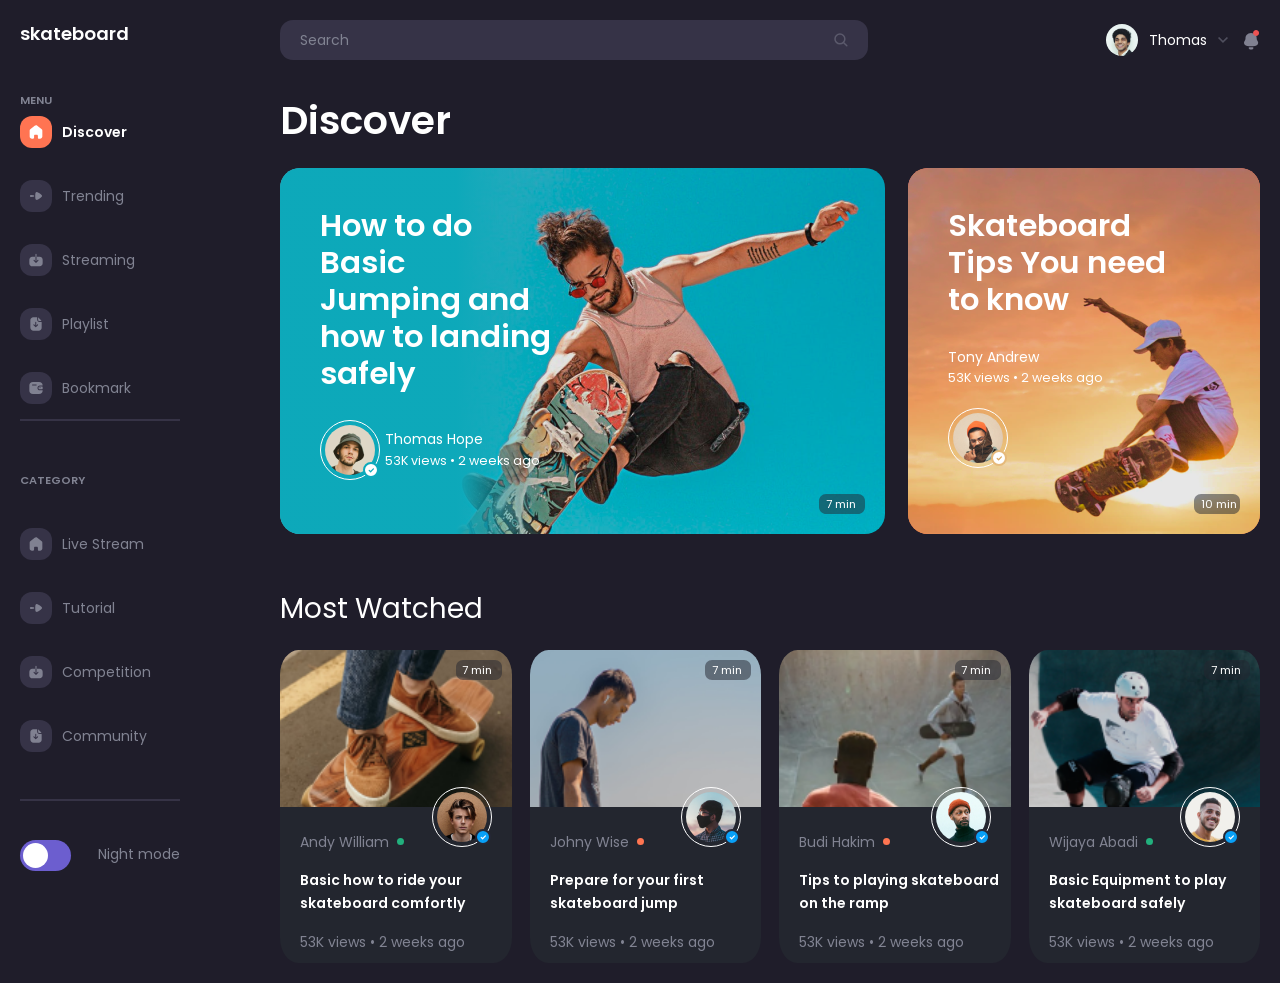
<file: index.html>
<!DOCTYPE html>
<html lang="en">
<head>
    <meta charset="UTF-8">
    <meta name="viewport" content="width=device-width, initial-scale=1.0">
    <title>Document</title>
    <link rel="stylesheet" href="style.css">
    <script src="script.js" defer></script>
</head>
<body id="newTopic">
    <div class="page">
        <!-- <div class="content"> -->
            <div class="sidebar">
                <div class="sidebar__header">
                    <p class="text_title">skateboard</p>
                </div>
                <div class="sidebar__list">
                    <div class="list">
                        <div class="list__header"><p>MENU</p></div>
                        <div class="list__bottom">
                            <ul class="bottom">
                                <li class="bottom_square">
                                    <div class="square highlight">
                                    <svg xmlns="http://www.w3.org/2000/svg" width="16" height="16" viewBox="0 0 16 16" fill="none">
                                    <path d="M6.09299 13.8495V11.811C6.09299 11.2906 6.51792 10.8688 7.04209 10.8688L8.95821 10.8688C9.20993 10.8688 9.45134 10.968 9.62933 11.1447C9.80732 11.3214 9.90731 11.5611 9.90731 11.811V13.8495C9.90572 14.0658 9.99118 14.2738 10.1447 14.4273C10.2983 14.5809 10.5072 14.6672 10.7251 14.6672H12.0324C12.6429 14.6688 13.229 14.4291 13.6612 14.0011C14.0935 13.5731 14.3365 12.9919 14.3365 12.3858V6.57847C14.3365 6.08887 14.1178 5.62445 13.7395 5.31034L9.29248 1.78447C8.51891 1.16627 7.41054 1.18623 6.66006 1.83188L2.31447 5.31034C1.91829 5.61519 1.6815 6.08098 1.6698 6.57847V12.3799C1.6698 13.6431 2.70139 14.6672 3.97392 14.6672H5.25133C5.70395 14.6672 6.0718 14.3047 6.07508 13.8554L6.09299 13.8495Z" fill="white"/>
                                    </svg></div>
                                    <p class="text_title">Discover</p>
                                </li>
                                <li class="bottom_square">
                                    <div class="square">
                                        <svg xmlns="http://www.w3.org/2000/svg" width="12" height="8" viewBox="0 0 12 8" fill="none">
                                            <path fill-rule="evenodd" clip-rule="evenodd" d="M5.22647 4.0048L5.22748 4.24087C5.23559 5.17719 5.29203 6.01257 5.38937 6.54198C5.38937 6.55153 5.49556 7.07659 5.56319 7.25136C5.66937 7.50398 5.86137 7.71841 6.10209 7.85426C6.29482 7.9512 6.497 8.0004 6.70863 8.0004C6.87499 7.99269 7.14935 7.90897 7.34517 7.83878L7.50789 7.77642C8.5857 7.34829 10.646 5.94936 11.4351 5.09384L11.4933 5.03404L11.7529 4.75384C11.9166 4.53941 12.0031 4.27725 12.0031 3.99526C12.0031 3.74264 11.926 3.49002 11.7718 3.28588C11.7257 3.21973 11.6513 3.13488 11.5852 3.06319L11.3324 2.79866C10.4628 1.91754 8.57988 0.681617 7.60389 0.272106C7.60389 0.263294 6.99736 0.00994327 6.70863 0.000396729L6.67009 0.000396729C6.22718 0.000396729 5.81337 0.253013 5.60174 0.661311C5.54392 0.772932 5.48846 0.991585 5.44628 1.18362L5.37047 1.5462C5.28392 2.12928 5.22647 3.02371 5.22647 4.0048ZM1.00528 2.98817C0.451835 2.98817 0.00311279 3.44126 0.00311279 4.0001C0.00311279 4.55894 0.451835 5.01204 1.00528 5.01204L3.47143 4.79393C3.90561 4.79393 4.25761 4.43924 4.25761 4.0001C4.25761 3.5617 3.90561 3.20627 3.47143 3.20627L1.00528 2.98817Z" fill="#808191"/>
                                        </svg>
                                    </div>
                                    <p>Trending</p>
                                </li>
                                <li class="bottom_square">
                                    <div class="square">
                                        <svg xmlns="http://www.w3.org/2000/svg" width="16" height="16" viewBox="0 0 16 16" fill="none">
                                            <path d="M7.48696 4.86051V2.18783C7.48696 1.90364 7.71362 1.66682 8.00029 1.66682C8.25696 1.66682 8.47441 1.86582 8.50887 2.11788L8.51362 2.18783V4.86051L11.7002 4.86071C13.2869 4.86071 14.5905 6.16001 14.6636 7.78043L14.6669 7.92422V11.2838C14.6669 12.9155 13.4087 14.255 11.8456 14.3302L11.7069 14.3335L4.29356 14.3335C2.70689 14.3335 1.40962 13.0407 1.33678 11.4143L1.33356 11.27L1.33356 7.91733C1.33356 6.28556 2.5855 4.93963 4.14822 4.86406L4.28689 4.86071L7.48689 4.86071V9.12897L6.42022 8.02748C6.22022 7.82095 5.89356 7.82095 5.69356 8.02748C5.59356 8.13075 5.54689 8.26843 5.54689 8.40612C5.54689 8.51076 5.57676 8.61981 5.6399 8.71211L5.69356 8.77787L7.63356 10.7881C7.72689 10.8913 7.86022 10.9464 8.00022 10.9464C8.11133 10.9464 8.22245 10.9082 8.31041 10.8357L8.36022 10.7881L10.3002 8.77787C10.5002 8.57134 10.5002 8.23401 10.3002 8.02748C10.1184 7.83973 9.8319 7.82266 9.63105 7.97628L9.57356 8.02748L8.51356 9.12897V4.86071L7.48696 4.86051Z" fill="#808191"/>
                                            </svg>
                                    </div>
                                    <p>Streaming</p>
                                </li>
                                <li class="bottom_square">
                                    <div class="square"><svg xmlns="http://www.w3.org/2000/svg" width="16" height="16" viewBox="0 0 16 16" fill="none">
                                        <path fill-rule="evenodd" clip-rule="evenodd" d="M8.10546 11.094L9.99985 9.18069C10.1913 8.98069 10.1913 8.66736 9.99325 8.47403C9.80183 8.28069 9.4916 8.28069 9.30018 8.47403L8.25067 9.54069V6.32736C8.25067 6.04736 8.03285 5.82736 7.76222 5.82736C7.4916 5.82736 7.26717 6.04736 7.26717 6.32736V9.54069L6.21767 8.47403C6.02625 8.28069 5.71602 8.28069 5.5246 8.47403C5.33318 8.66736 5.33318 8.98069 5.5246 9.18069L7.41239 11.094C7.45859 11.1407 7.5114 11.174 7.5708 11.2007C7.63021 11.2274 7.69622 11.2407 7.76222 11.2407C7.82823 11.2407 7.88764 11.2274 7.94704 11.2007C8.00645 11.174 8.05925 11.1407 8.10546 11.094ZM12.8885 6.01777C13.0437 6.01598 13.2126 6.01403 13.3661 6.01403C13.5377 6.01403 13.6698 6.14736 13.6698 6.31403V11.674C13.6698 13.3274 12.3364 14.6674 10.6995 14.6674L5.45194 14.6674C3.72917 14.6674 2.33643 13.2607 2.33643 11.5274V4.3407C2.33643 2.68736 3.66316 1.33403 5.31332 1.33403L8.83808 1.33403C9.00309 1.33403 9.14171 1.47403 9.14171 1.6407V3.78736C9.14171 5.00736 10.1318 6.00736 11.3463 6.01403C11.6253 6.01403 11.8749 6.01615 12.0928 6.01799C12.2616 6.01943 12.4114 6.0207 12.541 6.0207C12.635 6.0207 12.7568 6.01929 12.8885 6.01777ZM13.0728 5.04477C12.5309 5.04677 11.8913 5.04477 11.4313 5.0401C10.7012 5.0401 10.0999 4.43277 10.0999 3.69543V1.9381C10.0999 1.65077 10.4451 1.5081 10.6418 1.71543C11.1503 2.24899 11.9289 3.06679 12.5868 3.7578C12.8529 4.03726 13.0992 4.29598 13.2999 4.50677C13.4926 4.70877 13.3514 5.0441 13.0728 5.04477Z" fill="#808191"/>
                                        </svg></div>
                                    <p>Playlist</p>
                                    </li>
                                <li class="bottom_square">
                                    <div class="square"><svg xmlns="http://www.w3.org/2000/svg" width="16" height="16" viewBox="0 0 16 16" fill="none">
                                        <path fill-rule="evenodd" clip-rule="evenodd" d="M11.8461 5.58767L14.6669 5.58767C14.6669 3.32286 13.3099 1.9998 11.0106 1.9998L4.98985 1.9998C2.69059 1.9998 1.33356 3.32286 1.33356 5.55878V10.4408C1.33356 12.6767 2.69059 13.9998 4.98985 13.9998L11.0106 13.9998C13.3099 13.9998 14.6669 12.6767 14.6669 10.4408V10.2328L11.8461 10.2328C10.537 10.2328 9.47578 9.19815 9.47578 7.9218C9.47578 6.64546 10.537 5.61078 11.8461 5.61078V5.58767ZM11.8449 6.58144L14.1679 6.58144C14.4428 6.58144 14.6656 6.79872 14.6656 7.06675V8.7538C14.6624 9.02053 14.4414 9.236 14.1679 9.23912L11.8982 9.23912C11.2355 9.24781 10.656 8.80541 10.5056 8.17604C10.4304 7.78536 10.536 7.38221 10.7944 7.07464C11.0527 6.76707 11.4372 6.58654 11.8449 6.58144ZM11.9486 8.35523H12.1679C12.4493 8.35523 12.6775 8.13277 12.6775 7.85836C12.6775 7.58394 12.4493 7.36149 12.1679 7.36149H11.9486C11.814 7.35994 11.6844 7.411 11.5886 7.50326C11.4929 7.59553 11.439 7.72133 11.439 7.85258C11.439 8.12794 11.6662 8.35206 11.9486 8.35523ZM4.49307 5.58804L8.25603 5.58804C8.53749 5.58804 8.76566 5.36559 8.76566 5.09117C8.76566 4.81676 8.53749 4.5943 8.25603 4.5943L4.49307 4.5943C4.21391 4.59428 3.98668 4.81324 3.98344 5.08539C3.98342 5.36076 4.21065 5.58488 4.49307 5.58804Z" fill="#808191"/>
                                        </svg></div>
                                    <p>Bookmark</p>
                                    </li>
                            </ul>
                        </div>
                        <div><!-- line -->
                            <div><hr color="#363346"></div></div>
                    </div>
                    <div class="list lower">
                        <div class="list__header"><p>CATEGORY</p></div>
                        <div class="list__bottom">
                            <ul class="bottom">
                                <li class="bottom_square">
                                    <div class="square"><svg xmlns="http://www.w3.org/2000/svg" width="16" height="16" viewBox="0 0 16 16" fill="none">
                                        <path d="M6.09299 13.8495V11.811C6.09299 11.2906 6.51792 10.8688 7.04209 10.8688L8.95821 10.8688C9.20993 10.8688 9.45134 10.968 9.62933 11.1447C9.80732 11.3214 9.90731 11.5611 9.90731 11.811V13.8495C9.90572 14.0658 9.99118 14.2738 10.1447 14.4274C10.2983 14.5809 10.5072 14.6672 10.7251 14.6672H12.0324C12.6429 14.6688 13.229 14.4291 13.6612 14.0011C14.0935 13.5731 14.3365 12.9919 14.3365 12.3858V6.57848C14.3365 6.08888 14.1178 5.62447 13.7395 5.31035L9.29248 1.78448C8.51891 1.16628 7.41054 1.18624 6.66006 1.83189L2.31447 5.31035C1.91829 5.61521 1.6815 6.081 1.6698 6.57848V12.3799C1.6698 13.6431 2.70139 14.6672 3.97392 14.6672H5.25133C5.70395 14.6672 6.0718 14.3047 6.07508 13.8554L6.09299 13.8495Z" fill="#808191"/>
                                        </svg></div>
                                    <p>Live Stream</p>
                                    </li>
                                <li class="bottom_square">
                                    <div class="square"><svg xmlns="http://www.w3.org/2000/svg" width="12" height="8" viewBox="0 0 12 8" fill="none">
                                        <path fill-rule="evenodd" clip-rule="evenodd" d="M5.22647 4.00481L5.22748 4.24087C5.23559 5.17719 5.29203 6.01258 5.38937 6.54199C5.38937 6.55153 5.49556 7.07659 5.56319 7.25137C5.66937 7.50398 5.86137 7.71841 6.10209 7.85427C6.29482 7.9512 6.497 8.0004 6.70863 8.0004C6.87499 7.99269 7.14935 7.90898 7.34517 7.83879L7.50789 7.77643C8.5857 7.3483 10.646 5.94937 11.4351 5.09385L11.4933 5.03405L11.7529 4.75385C11.9166 4.53942 12.0031 4.27725 12.0031 3.99526C12.0031 3.74265 11.926 3.49003 11.7718 3.28588C11.7257 3.21974 11.6513 3.13489 11.5852 3.0632L11.3324 2.79866C10.4628 1.91755 8.57988 0.681625 7.60389 0.272114C7.60389 0.263301 6.99736 0.0099509 6.70863 0.000404358L6.67009 0.000404358C6.22718 0.000404358 5.81337 0.25302 5.60174 0.661319C5.54392 0.77294 5.48846 0.991592 5.44628 1.18362L5.37047 1.54621C5.28392 2.12928 5.22647 3.02372 5.22647 4.00481ZM1.00528 2.98818C0.451835 2.98818 0.00311279 3.44127 0.00311279 4.00011C0.00311279 4.55895 0.451835 5.01204 1.00528 5.01204L3.47143 4.79394C3.90561 4.79394 4.25761 4.43925 4.25761 4.00011C4.25761 3.5617 3.90561 3.20628 3.47143 3.20628L1.00528 2.98818Z" fill="#808191"/>
                                        </svg></div>
                                    <p>Tutorial</p>
                                    </li>
                                <li class="bottom_square">
                                    <div class="square"><svg xmlns="http://www.w3.org/2000/svg" width="16" height="16" viewBox="0 0 16 16" fill="none">
                                        <path d="M7.48696 4.86051V2.18783C7.48696 1.90364 7.71362 1.66682 8.00029 1.66682C8.25696 1.66682 8.47441 1.86582 8.50887 2.11788L8.51362 2.18783V4.86051L11.7002 4.86071C13.2869 4.86071 14.5905 6.16001 14.6636 7.78043L14.6669 7.92422V11.2838C14.6669 12.9155 13.4087 14.255 11.8456 14.3302L11.7069 14.3335L4.29356 14.3335C2.70689 14.3335 1.40962 13.0407 1.33678 11.4143L1.33356 11.27L1.33356 7.91733C1.33356 6.28556 2.5855 4.93963 4.14822 4.86406L4.28689 4.86071L7.48689 4.86071V9.12897L6.42022 8.02748C6.22022 7.82095 5.89356 7.82095 5.69356 8.02748C5.59356 8.13075 5.54689 8.26843 5.54689 8.40612C5.54689 8.51076 5.57676 8.61981 5.6399 8.71211L5.69356 8.77787L7.63356 10.7881C7.72689 10.8913 7.86022 10.9464 8.00022 10.9464C8.11133 10.9464 8.22245 10.9082 8.31041 10.8357L8.36022 10.7881L10.3002 8.77787C10.5002 8.57134 10.5002 8.23401 10.3002 8.02748C10.1184 7.83973 9.8319 7.82266 9.63105 7.97628L9.57356 8.02748L8.51356 9.12897V4.86071L7.48696 4.86051Z" fill="#808191"/>
                                        </svg></div>
                                    <p>Competition</p>
                                    </li>
                                <li class="bottom_square">
                                    <div class="square"><svg xmlns="http://www.w3.org/2000/svg" width="16" height="16" viewBox="0 0 16 16" fill="none">
                                        <path fill-rule="evenodd" clip-rule="evenodd" d="M8.10546 11.094L9.99985 9.18069C10.1913 8.98069 10.1913 8.66736 9.99325 8.47403C9.80183 8.28069 9.4916 8.28069 9.30018 8.47403L8.25067 9.54069V6.32736C8.25067 6.04736 8.03285 5.82736 7.76222 5.82736C7.4916 5.82736 7.26717 6.04736 7.26717 6.32736V9.54069L6.21767 8.47403C6.02625 8.28069 5.71602 8.28069 5.5246 8.47403C5.33318 8.66736 5.33318 8.98069 5.5246 9.18069L7.41239 11.094C7.45859 11.1407 7.5114 11.174 7.5708 11.2007C7.63021 11.2274 7.69622 11.2407 7.76222 11.2407C7.82823 11.2407 7.88764 11.2274 7.94704 11.2007C8.00645 11.174 8.05925 11.1407 8.10546 11.094ZM12.8885 6.01777C13.0437 6.01598 13.2126 6.01403 13.3661 6.01403C13.5377 6.01403 13.6698 6.14736 13.6698 6.31403V11.674C13.6698 13.3274 12.3364 14.6674 10.6995 14.6674L5.45194 14.6674C3.72917 14.6674 2.33643 13.2607 2.33643 11.5274V4.3407C2.33643 2.68736 3.66316 1.33403 5.31332 1.33403L8.83808 1.33403C9.00309 1.33403 9.14171 1.47403 9.14171 1.6407V3.78736C9.14171 5.00736 10.1318 6.00736 11.3463 6.01403C11.6253 6.01403 11.8749 6.01615 12.0928 6.01799C12.2616 6.01943 12.4114 6.0207 12.541 6.0207C12.635 6.0207 12.7568 6.01929 12.8885 6.01777ZM13.0728 5.04477C12.5309 5.04677 11.8913 5.04477 11.4313 5.0401C10.7012 5.0401 10.0999 4.43277 10.0999 3.69543V1.9381C10.0999 1.65077 10.4451 1.5081 10.6418 1.71543C11.1503 2.24899 11.9289 3.06679 12.5868 3.7578C12.8529 4.03726 13.0992 4.29598 13.2999 4.50677C13.4926 4.70877 13.3514 5.0441 13.0728 5.04477Z" fill="#808191"/>
                                        </svg></div>
                                    <p>Community</p>
                                    </li>
                            </ul>
                        </div>
                        <div>
                            <!-- line -->
                            <div><hr color="#363346"></div>
                        </div>
                    </div>
                </div>
                <div class="sidebar__bottom">
                    <div class = 'toggle-switch'>
                        <label>
                            <input type = 'checkbox'>
                            <span id="myBtn" class = 'slider'></span>
                        </label>
                    </div>
                    <div class="bottom__text">
                        <p>Night mode</p>
                    </div>
                </div>
            </div>
            <div class="mainContent">
                <header>
                    <div class="humburger">
                        <svg xmlns="http://www.w3.org/2000/svg" x="0px" y="0px" width="100" height="100" viewBox="0 0 48 48">
                            <path d="M 8 6 C 6.3550302 6 5 7.3550302 5 9 L 5 11 C 5 12.64497 6.3550302 14 8 14 L 40 14 C 41.64497 14 43 12.64497 43 11 L 43 9 C 43 7.3550302 41.64497 6 40 6 L 8 6 z M 8 8 L 40 8 C 40.56503 8 41 8.4349698 41 9 L 41 11 C 41 11.56503 40.56503 12 40 12 L 8 12 C 7.4349698 12 7 11.56503 7 11 L 7 9 C 7 8.4349698 7.4349698 8 8 8 z M 8 20 C 6.3550302 20 5 21.35503 5 23 L 5 25 C 5 26.64497 6.3550302 28 8 28 L 40 28 C 41.64497 28 43 26.64497 43 25 L 43 23 C 43 21.35503 41.64497 20 40 20 L 8 20 z M 8 22 L 40 22 C 40.56503 22 41 22.43497 41 23 L 41 25 C 41 25.56503 40.56503 26 40 26 L 8 26 C 7.4349698 26 7 25.56503 7 25 L 7 23 C 7 22.43497 7.4349698 22 8 22 z M 8 34 C 6.3550302 34 5 35.35503 5 37 L 5 39 C 5 40.64497 6.3550302 42 8 42 L 40 42 C 41.64497 42 43 40.64497 43 39 L 43 37 C 43 35.35503 41.64497 34 40 34 L 8 34 z M 8 36 L 40 36 C 40.56503 36 41 36.43497 41 37 L 41 39 C 41 39.56503 40.56503 40 40 40 L 8 40 C 7.4349698 40 7 39.56503 7 39 L 7 37 C 7 36.43497 7.4349698 36 8 36 z"></path>
                        </svg>
                    </div>
                    <div class="header__search">
                        <p>Search</p>
                        <svg xmlns="http://www.w3.org/2000/svg" width="14" height="14" viewBox="0 0 14 14" fill="none">
                            <g opacity="0.5">
                              <path fill-rule="evenodd" clip-rule="evenodd" d="M5.91314 10.8263C8.6266 10.8263 10.8263 8.6266 10.8263 5.91314C10.8263 3.19969 8.6266 1 5.91314 1C3.19969 1 1 3.19969 1 5.91314C1 8.6266 3.19969 10.8263 5.91314 10.8263Z" stroke="#808191" stroke-width="1.5" stroke-linecap="round" stroke-linejoin="round"/>
                              <path d="M9.7193 9.71889L12.8074 12.807" stroke="#808191" stroke-width="1.5" stroke-linecap="round" stroke-linejoin="round"/>
                            </g>
                        </svg>
                    </div>
                    <div class="header__profile">
                        <svg class="header__face" xmlns="http://www.w3.org/2000/svg" xmlns:xlink="http://www.w3.org/1999/xlink" width="32" height="32" viewBox="0 0 32 32" fill="none">
                            <path d="M0 0H33V32H0V0Z" fill="url(#pattern0)"/>
                            <defs>
                            <pattern id="pattern0" patternContentUnits="objectBoundingBox" width="1" height="1">
                            <use xlink:href="#image0_43_83" transform="matrix(0.0045483 0 0 0.00469043 -1.6072 -0.25)"/>
                            </pattern>
                            <image id="image0_43_83" width="800" height="533" xlink:href="[data-uri]"/> -->
                            </defs>
                        </svg>

                        <div class="profile__name">

                            <p class="text_title regular">Thomas</p>
    
                            <svg xmlns="http://www.w3.org/2000/svg" width="20" height="20" viewBox="0 0 20 20" fill="none">
                                <g opacity="0.5">
                                <path d="M9.99997 13.0942L15.0083 8.08584L13.8308 6.90668L9.99997 10.74L6.16997 6.90668L4.99164 8.08501L9.99997 13.0942Z" fill="#808191"/>
                                </g>
                            </svg>

                        </div>

                        <svg xmlns="http://www.w3.org/2000/svg" width="16" height="20" viewBox="0 0 16 20" fill="none">
                            <path d="M12.6726 8.5524C12.6726 9.59901 12.9492 10.2159 13.5579 10.9268C14.0192 11.4505 14.1667 12.1228 14.1667 12.8521C14.1667 13.5807 13.9273 14.2722 13.4478 14.8337C12.82 15.5069 11.9346 15.9366 11.031 16.0113C9.72162 16.1229 8.41138 16.2169 7.08375 16.2169C5.75529 16.2169 4.44587 16.1607 3.13646 16.0113C2.23205 15.9366 1.34668 15.5069 0.719721 14.8337C0.240183 14.2722 0 13.5807 0 12.8521C0 12.1228 0.148251 11.4505 0.60874 10.9268C1.23653 10.2159 1.49493 9.59901 1.49493 8.5524V8.19738C1.49493 6.79574 1.84444 5.87923 2.56416 4.98201C3.63422 3.67354 5.34946 2.88879 7.04648 2.88879H7.12102C8.85448 2.88879 10.6252 3.71131 11.677 5.07601C12.3595 5.95476 12.6726 6.83267 12.6726 8.19738V8.5524Z" fill="#808191"/>
                            <path d="M4.64472 17.9395C4.64472 17.5199 5.02984 17.3277 5.38597 17.2454C5.80256 17.1573 8.34105 17.1573 8.75765 17.2454C9.11378 17.3277 9.4989 17.5199 9.4989 17.9395C9.4782 18.339 9.24381 18.6932 8.91998 18.9181C8.50007 19.2455 8.00728 19.4528 7.49213 19.5275C7.20722 19.5644 6.92728 19.5652 6.65232 19.5275C6.13634 19.4528 5.64355 19.2455 5.22447 18.9173C4.89981 18.6932 4.66542 18.339 4.64472 17.9395Z" fill="#808191"/>
                            <path d="M15.0833 3C15.0833 4.65685 13.7401 6 12.0833 6C10.4264 6 9.08325 4.65685 9.08325 3C9.08325 1.34315 10.4264 0 12.0833 0C13.7401 0 15.0833 1.34315 15.0833 3Z" fill="#EC5252"/>
                          </svg>
                            
                    </div>
                </header>
                <div class="imgContent">
                   <div class="content__header">
                    <p class="text_title">Discover</p>
                   </div>
                   <div class="content__cards">
                    <div class="card_upper">
                        <!-- голубой квадрат -->
                        <div class="card_big">
                            <div>
                                <img class="cardImage" src="./image/image 1.png" alt="">
                                <div class="rectangle"></div>
                            </div>
                            <div class="card__minutes">
                                <svg class="rectangle__minutes" xmlns="http://www.w3.org/2000/svg" width="46" height="20" viewBox="0 0 46 20" fill="none">
                                    <path opacity="0.5" d="M0 7C0 3.13401 3.13401 0 7 0H39C42.866 0 46 3.13401 46 7V13C46 16.866 42.866 20 39 20H7C3.13401 20 0 16.866 0 13V7Z" fill="#242730"/>
                                </svg>
                                <p class="text_title minSev">7 min</p>
                            </div>
                            <div class="card__text">
                                <p class="text_title ">
                                    How to do
                                    Basic Jumping
                                    and how to
                                    landing safely
                                </p>
                                <div class="text__face">
                                    <div class="face_border">
                                        <div class="face">
                                            <img class="face_img" src="./image/Thomas.png" alt="">
                                        </div>
                                        <svg class="border__check" xmlns="http://www.w3.org/2000/svg" width="16" height="16" viewBox="0 0 16 16" fill="none">
                                            <rect x="1" y="1" width="14" height="14" rx="7" fill="white" stroke="#0DAABC" stroke-width="2"/>
                                            <path d="M6.17157 8.32843L7.58579 9.74264L10.4142 6.91421" stroke="#0DAABC" stroke-width="1.2" stroke-linecap="round" stroke-linejoin="round"/>
                                        </svg>
                                    </div>
                                    <div class="text_small">
                                        <p class="regular">
                                            Thomas Hope
                                        </p>
                                        <p class="small regular">
                                            53K views  •  2 weeks ago
                                        </p>
                                    </div>
                                </div>
                            </div>
                        </div>
                        <!-- оранжевая карта -->
                        <div class="card_small">
                            <div>
                                <img class="cardImage orangeImage" src="./image/image 3.png" alt="">
                            </div>
                            <div class="card__minutes">
                                <svg class="rectangle__minutes" xmlns="http://www.w3.org/2000/svg" width="46" height="20" viewBox="0 0 46 20" fill="none">
                                    <path opacity="0.5" d="M0 7C0 3.13401 3.13401 0 7 0H39C42.866 0 46 3.13401 46 7V13C46 16.866 42.866 20 39 20H7C3.13401 20 0 16.866 0 13V7Z" fill="#242730"/>
                                </svg>
                                <p class="text_title  minSev">10 min</p>
                            </div>
                            <div class="card__text">
                                <p class="text_title ">
                                    Skateboard
                                    Tips You need
                                    to know
                                </p>
                                <div class="text__face text_orange">
                                    <div class="face_border">
                                        <div class="face">
                                            <img class="face_img" src="./image/Tony.jpg" alt="">
                                        </div>
                                        <svg class="border__check" xmlns="http://www.w3.org/2000/svg" width="16" height="16" viewBox="0 0 16 16" fill="none">
                                            <rect x="1" y="1" width="14" height="14" rx="7" fill="white" stroke="#E6B97A" stroke-width="2"/>
                                            <path d="M6.17157 8.32843L7.58579 9.74264L10.4142 6.91421" stroke="#D9A45A" stroke-width="1.2" stroke-linecap="round" stroke-linejoin="round"/>
                                        </svg>
                                    </div>
                                    <div class="text_small">
                                        <p class="regular">
                                            Tony Andrew
                                        </p>
                                        <p class="small regular">
                                            53K views  •  2 weeks ago
                                        </p>
                                    </div>
                                </div>
                            </div>
                        </div>
                    </div>
                    <div class="cardLower_content">
                        <p class="cardLower__header regular">
                            Most Watched
                        </p>
                        <div class="card_lower">
                            <!-- andy -->
                            <div class="card_man">
                                <div class="card__bacground">
                                    <img class="bacground__image" src="./image/image andy.png" alt="">
                                </div>
                                <div class="card__minutes lower__minutes">
                                    <svg class="rectangle__minutes" xmlns="http://www.w3.org/2000/svg" width="46" height="20" viewBox="0 0 46 20" fill="none">
                                        <path opacity="0.5" d="M0 7C0 3.13401 3.13401 0 7 0H39C42.866 0 46 3.13401 46 7V13C46 16.866 42.866 20 39 20H7C3.13401 20 0 16.866 0 13V7Z" fill="#242730"/>
                                    </svg>
                                    <p class="text_title  minSev">7 min</p>
                                </div>

                                <div class="lower__face">
                                    <div class="face_border">
                                        <div class="face">
                                            <img class="face_img" src="./image/Andy.png" alt="">
                                        </div>
                                        <svg class="border__check" xmlns="http://www.w3.org/2000/svg" width="16" height="16" viewBox="0 0 16 16" fill="none">
                                            <rect x="1" y="1" width="14" height="14" rx="7" fill="#08A0F7" stroke="#252836" stroke-width="2"/>
                                            <path d="M6.17157 8.32843L7.58579 9.74264L10.4142 6.91421" stroke="white" stroke-width="1.2" stroke-linecap="round" stroke-linejoin="round"/>
                                        </svg>
                                    </div>
                                </div>

                                <div class="lower__text">
                                    <div class="lower__name">
                                        <p>Andy William</p>
                                        <svg xmlns="http://www.w3.org/2000/svg" width="7" height="7" viewBox="0 0 7 7" fill="none">
                                            <circle cx="3.5" cy="3.5" r="3.5" fill="#22B07D"/>
                                            </svg>
                                    </div>
                                    <p class="text_title">Basic how to ride your skateboard comfortly</p>
                                    <p>53K views  •  2 weeks ago</p>
                                </div>

                            </div>
                            <div class="card_man">
                                <!-- johny -->
                                <div class="card__bacground">
                                    <img class="bacground__image" src="./image/johny image.png" alt="">
                                </div>
                                <div class="card__minutes lower__minutes">
                                    <svg class="rectangle__minutes" xmlns="http://www.w3.org/2000/svg" width="46" height="20" viewBox="0 0 46 20" fill="none">
                                        <path opacity="0.5" d="M0 7C0 3.13401 3.13401 0 7 0H39C42.866 0 46 3.13401 46 7V13C46 16.866 42.866 20 39 20H7C3.13401 20 0 16.866 0 13V7Z" fill="#242730"/>
                                    </svg>
                                    <p class="text_title  minSev">7 min</p>
                                </div>

                                <div class="lower__face">
                                    <div class="face_border">
                                        <div class="face">
                                            <img class="face_img" src="./image/johny.png" alt="">
                                        </div>
                                        <svg class="border__check" xmlns="http://www.w3.org/2000/svg" width="16" height="16" viewBox="0 0 16 16" fill="none">
                                            <rect x="1" y="1" width="14" height="14" rx="7" fill="#08A0F7" stroke="#252836" stroke-width="2"/>
                                            <path d="M6.17157 8.32843L7.58579 9.74264L10.4142 6.91421" stroke="white" stroke-width="1.2" stroke-linecap="round" stroke-linejoin="round"/>
                                        </svg>
                                    </div>
                                </div>

                                <div class="lower__text">
                                    <div class="lower__name">
                                        <p>Johny Wise</p>
                                        <svg xmlns="http://www.w3.org/2000/svg" width="7" height="7" viewBox="0 0 7 7" fill="none">
                                            <circle cx="3.5" cy="3.5" r="3.5" fill="#FF7551"/>
                                        </svg>
                                    </div>
                                    <p class="text_title">Prepare for your first skateboard jump</p>
                                    <p>53K views  •  2 weeks ago</p>
                                </div>

                            </div>
                            <div class="card_man">
                                <!-- Budi -->
                                <div class="card__bacground">
                                    <img class="bacground__image" src="./image/budi image.png" alt="">
                                </div>
                                <div class="card__minutes lower__minutes">
                                    <svg class="rectangle__minutes" xmlns="http://www.w3.org/2000/svg" width="46" height="20" viewBox="0 0 46 20" fill="none">
                                        <path opacity="0.5" d="M0 7C0 3.13401 3.13401 0 7 0H39C42.866 0 46 3.13401 46 7V13C46 16.866 42.866 20 39 20H7C3.13401 20 0 16.866 0 13V7Z" fill="#242730"/>
                                    </svg>
                                    <p class="text_title  minSev">7 min</p>
                                </div>

                                <div class="lower__face">
                                    <div class="face_border">
                                        <div class="face">
                                            <img class="face_img" src="./image/budi.png" alt="">
                                        </div>
                                        <svg class="border__check" xmlns="http://www.w3.org/2000/svg" width="16" height="16" viewBox="0 0 16 16" fill="none">
                                            <rect x="1" y="1" width="14" height="14" rx="7" fill="#08A0F7" stroke="#252836" stroke-width="2"/>
                                            <path d="M6.17157 8.32843L7.58579 9.74264L10.4142 6.91421" stroke="white" stroke-width="1.2" stroke-linecap="round" stroke-linejoin="round"/>
                                        </svg>
                                    </div>
                                </div>

                                <div class="lower__text">
                                    <div class="lower__name">
                                        <p>Budi Hakim</p>
                                        <svg xmlns="http://www.w3.org/2000/svg" width="7" height="7" viewBox="0 0 7 7" fill="none">
                                            <circle cx="3.5" cy="3.5" r="3.5" fill="#FF7551"/>
                                        </svg>
                                    </div>
                                    <p class="text_title">Tips to playing skateboard on the ramp</p>
                                    <p>53K views  •  2 weeks ago</p>
                                </div>

                            </div>
                            <div class="card_man">
                                <!-- Wigaya -->
                                <div class="card__bacground">
                                    <img class="bacground__image" src="./image/wigaya image.png" alt="">
                                </div>
                                <div class="card__minutes lower__minutes">
                                    <svg class="rectangle__minutes" xmlns="http://www.w3.org/2000/svg" width="46" height="20" viewBox="0 0 46 20" fill="none">
                                        <path opacity="0.5" d="M0 7C0 3.13401 3.13401 0 7 0H39C42.866 0 46 3.13401 46 7V13C46 16.866 42.866 20 39 20H7C3.13401 20 0 16.866 0 13V7Z" fill="#242730"/>
                                    </svg>
                                    <p class="text_title  minSev">7 min</p>
                                </div>

                                <div class="lower__face">
                                    <div class="face_border">
                                        <div class="face">
                                            <img class="face_img" src="./image/Wijaya Abadi.png" alt="">
                                        </div>
                                        <svg class="border__check" xmlns="http://www.w3.org/2000/svg" width="16" height="16" viewBox="0 0 16 16" fill="none">
                                            <rect x="1" y="1" width="14" height="14" rx="7" fill="#08A0F7" stroke="#252836" stroke-width="2"/>
                                            <path d="M6.17157 8.32843L7.58579 9.74264L10.4142 6.91421" stroke="white" stroke-width="1.2" stroke-linecap="round" stroke-linejoin="round"/>
                                        </svg>
                                    </div>
                                </div>

                                <div class="lower__text">
                                    <div class="lower__name">
                                        <p>Wijaya Abadi</p>
                                        <svg xmlns="http://www.w3.org/2000/svg" width="7" height="7" viewBox="0 0 7 7" fill="none">
                                            <circle cx="3.5" cy="3.5" r="3.5" fill="#22B07D"/>
                                            </svg>
                                    </div>
                                    <p class="text_title">Basic Equipment to play skateboard safely</p>
                                    <p>53K views  •  2 weeks ago</p>
                                </div>

                            </div>
                        </div>
                    </div>
                   </div>
                </div>
            </div>
        <!-- </div> -->
    </div>
</body>
</html>
</file>
<file: style.css>
@import url('https://fonts.googleapis.com/css2?family=Poppins:wght@400;600&display=swap');

*{
    box-sizing: border-box;
    margin: 0;
    padding: 0;

}

html{
    font-size: 14px;
}

body{
    background-color: var(--page);
}

.page{
    /* position: relative; */
    width: 100%;
    max-width: 1400px;
    padding: 20px;
    font-family: Poppins;
    color: var(--noHighligh);
    font-weight: 400;
    display: grid;
    grid-template-columns: 160px auto;
    column-gap: 100px;
    padding-inline: 20px;
}

.text_title{
    color: var(--highlight);
    font-weight: 600;
}

/* .content{
    display: grid;
    grid-template-columns: 160px auto;
    column-gap: 100px;
} */

.sidebar{
    width: 160px;
    display: grid;
    grid-template-rows: 40px 720px 1fr;
    row-gap: 30px;
}

.sidebar__header{
    font-size: 1.3rem;
}

.sidebar__list{
    display: grid;
    grid-template-rows: 340px 340px;
    row-gap: 40px;
}

.list{
    display: grid;
    grid-template-rows: 20px 300px 20px;
    align-items: center;
}

.list__header{
    font-size: 0.8rem;
    font-weight: 600;
}

.bottom{
    display: flex;
    flex-direction: column;
    gap: 32px;
}

.list__square{
    display: flex;
    flex-direction: column;
    gap: 28px;
}

li{
    height: 32px;
}

.square{
    width: 32px;
    height: 32px;
    background-color: var(--background);
    border-radius: 12px;
    display: flex;
    align-items: center;
    justify-content: space-around;
    cursor: pointer;
}

.highlight{
    background-color: var(--orange);
}


.bottom_square{
    display: flex;
    flex-direction: row;
    gap: 10px;
    align-items: center;
}

.list__line{
    width: 20px;
    border-color: var(--noHighligh) 20px;
}

.sidebar__bottom{
    height: 31px;
    position: relative;
}

.toggle-switch {
    position: relative;
    width: 51px;
}
  
label {
    position: absolute;
    width: 100%;
    height: 31px;
    background-color: var(--light);
    border-radius: 40px;
    cursor: pointer;
}
  
input {
    position: absolute;
    display: none;
}
  
.slider {
    position: absolute;
    width: 100%;
    height: 100%;
    border-radius: 40px;
    transition: 0.3s;
}
  
input:checked ~ .slider {
    background-color: var(--light);
}
  
.slider::before {
    content: "";
    position: absolute;
    top: 3px;
    left: 3px;
    width: 25px;
    height: 25px;
    border-radius: 50%;
    background-color: var(--highlight);
    transition: 0.3s;
}
  
input:checked ~ .slider::before {
    transform: translateX(20px);
    background-color: var(--highlight);
    box-shadow: none;
}

.bottom__text{
    height: 14px;
    position: absolute;
    right: 0;
    top: 13%;
}

.bottom__line{
    color: var(--noHighligh);
}

.mainContent{
    display: grid;
    grid-template-rows: 40px auto;
    row-gap: 40px;
}

header{
    width: 100%;
    height: 40px;
    display: flex;
    flex-direction: row;
    justify-content: space-between;
}

.header__search{
    background-color: var(--background);
    border-radius: 13px;
    width: 60%;
    height: 100%;
    display: flex;
    flex-direction: row;
    align-items: center;
    justify-content: space-between;
    padding-left: 2%;
    padding-right: 2%;
}

.header__profile{
    display: flex;
    flex-direction: row;
    align-items: center;
    column-gap: 11px;
}

.header__face{
    border-radius: 50%;
}

.profile__name{
    display: flex;
    flex-direction: row;
    gap: 6px;
}

.regular{
    font-weight: 400;
}

.imgContent{
    display: grid;
    grid-template-rows: 40px auto;
    row-gap: 28px;
    align-items: center;
}

.content__header{
    font-size: 2.8rem;
    font-weight: 600;
}

.content__cards{
    display: grid;
    grid-template-rows: 366px auto;
    row-gap: 61px;
}

.card_upper{
    display: flex;
    column-gap: 23px;
}

/*  blue card */

.card_big{
    width: 100%;
    max-width: 725px;
    height: 366px;
    border-radius: 20px;
    overflow: hidden;
    position: relative;
    cursor: pointer;
}

.card__minutes{
    width: 46px;
    height: 20px;
    position: absolute;
    bottom: 20px;
    right: 20px;
}

.rectangle__minutes{
    position: relative;
}

.minSev{
    position: absolute;
    top: 8%;
    left: 15%;
    font-size: 0.8rem;
    font-weight: 400;
}

.cardImage{
    aspect-ratio: 1/1;
    position: absolute;
    right: 0;
}

.rectangle{
    width: 265px;
    height: 393px;
    background: linear-gradient(90deg, hsl(186, 87%, 39%) 66.47%, rgba(13, 170, 188, 0.00) 100%);
    position: absolute;
}

.card__text{
    top: 40px;
    left: 40px;
    display: flex;
    flex-direction: column;
    gap: 27px;
    width: 231px;
    position: absolute;
    font-size: 2.2rem;
    line-height: 120%;
}

.face_border{
    width: 60px;
    height: 60px;
    border: solid white 1px;
    border-radius: 50%;
    display: flex;
    justify-content: center;
    align-items: center;
    position: relative;
}

.face{
    width: 50px;
    height: 50px;
    border-radius: 50%;
    overflow: hidden;
    position: relative;
}

.face_img{
    width: 100%;
    aspect-ratio: 1/1;
    position: absolute;
    object-fit: cover;
}



.text__face{
    display: flex;
    align-items: center;
    gap: 5px;
}

.text_small{
    position: relative;
    color: var(--highlight);
    font-size: 1rem;
    display: flex;
    flex-direction: column;
    line-height: 160%;
}

.small{
    font-size: 0.9rem;
    line-height: 160%;
}

.border__check{
    position: absolute;
    bottom: 1px;
    right: 0;
}


/* оранжевая карта */

.card_small{
    width: 100%;
    max-width: 352px;
    background-color: var(--orange);
    /* width: 352px; */
    height: 366px;
    border-radius: 20px;
    overflow: hidden;
    position: relative;
    cursor: pointer;
}

.rectandleOtange{
    display: none;
}

.cardOrange{
    top: -40px;
    aspect-ratio: 2.5/2.5;
}

.text_orange{
    display: flex;
    flex-direction: column-reverse;
    align-items: flex-start;
    row-gap: 20px;
}

/*  */

.cardLower_content{
    display: grid;
    grid-template-rows: 28px auto;
    row-gap: 27px;
}

.cardLower__header{
    font-size: 2rem;
    display: flex;
    align-items: center;
    color: var(--highlight);
}

/* нижние карты */

.card_lower{
    display: grid;
    grid-template-columns: auto auto auto auto;
    /* grid-template-columns: 259px 259px 259px 259px; */
    column-gap: 18px;
}

.card_man{
    height: 313px;
    background-color: var(--dark);
    border-radius: 8%;
    overflow: hidden;
    position: relative;
    cursor: pointer;
}

/* фото на фон */

.card__bacground{
    object-fit: cover;
    height: 50%;
    overflow: hidden;
    background-color: var(--orange);
}

.bacground__image{
    aspect-ratio: 1/1;
    object-fit: cover;
    width: 100%;
    
}
/* кнопка с минутами для нижних */
.lower__minutes{
    width: 46px;
    height: 20px;
    position: absolute;
    right: 10px;
    top: 10px;
}

/* аватарка для нижних */

.lower__face{
    position: absolute;
    right: 20px;
    bottom: 116px;
}

/* инфа нижние */

.lower__text{
    height: 109px;
    width: 211px;
    margin-left: 20px;
    margin-top: 24px;
    display: flex;
    flex-direction: column;
    gap: 16px;
    line-height: 162%;
}

.lower__name{
    display: flex;
    align-items: center;
    gap: 8px;
}

:root {
    --light: #6C5ECF;
    --highlight: white;
    --page:hsl(249, 19%, 14%);
    --dark:hsl(225, 14%, 16%);
    --noHighligh: hsl(236, 7%, 54%);
    --orange: hsl(12, 100%, 66%);
    --background:hsl(249, 16%, 24%);
}

.humburger{display: none;}



@media screen and (max-width:1000px) {

    .page{
        width: 100%;
        /* padding-inline: 5%; */
    }
    .mainContent{width: 100%;}

    .rectangle{width: 150%;}

    .card_man{height: px;}

    .bacground__image{
        width: 140%;
    }
}

@media screen and (max-width: 900px) {

    .page{display: block;}

    .humburger{
        display: flex;
        flex-direction: column-reverse;
        align-items: center;
        width: 40px;
    }
    .sidebar{display: none}
    
}

@media screen and (max-width: 750px) {

    /* .card_big{max-width: 450px;} */

    /* .card_lower{
        grid-template-columns: 192.5px 192.5px 192.5px 192.5px;
        gap: 10px;
    } */

    .profile__name{display: none;}

}

@media screen and (max-width: 600px) {

    .orangeImage{width: 100%;}

    .card_upper{flex-direction: column;
        row-gap: 10px;}

    .content__cards{grid-template-rows:auto auto ;}

    .card_small{max-width: 725px;}

    .rectangle{width: 0;}
    
    header{display: flex;}
    
    .card_lower{
        display: flex;
        flex-direction: row;
        flex-wrap: wrap;
        justify-content: center;
        gap: 10px;
    }
    
    .content__header{
        display: flex;
        justify-content: center;
    }
    
    .cardLower__header{justify-content: center;}
}

.###{
    transition: all 1s ease-in-out;
}
</file>
